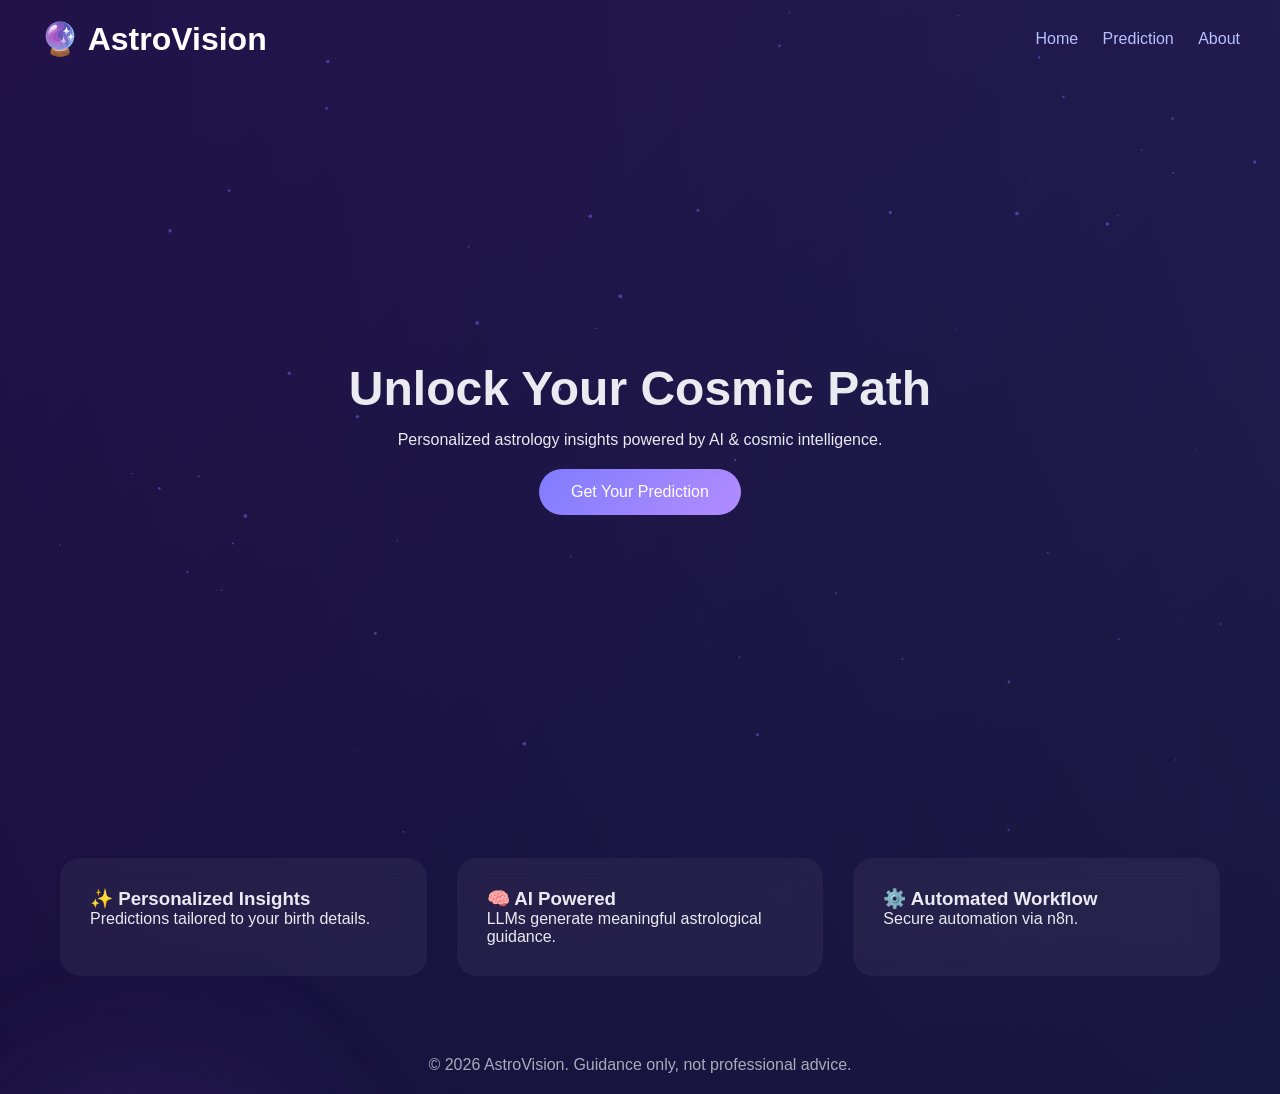
<file: index.html>
<!DOCTYPE html>
<html lang="en">
<head>
  <meta charset="UTF-8" />
  <meta name="viewport" content="width=device-width, initial-scale=1.0"/>
  <title>Astrology Prediction</title>
  <link rel="stylesheet" href="style.css"/>
</head>
<body>

<header class="nav">
  <h1 class="logo">🔮 AstroVision</h1>
  <nav>
    <a href="index.html">Home</a>
    <a href="prediction.html">Prediction</a>
    <a href="about.html">About</a>
  </nav>
</header>

<section class="hero">
  <div class="hero-content fade-in">
    <h2>Unlock Your Cosmic Path</h2>
    <p>Personalized astrology insights powered by AI & cosmic intelligence.</p>
    <a href="prediction.html" class="cta-btn">Get Your Prediction</a>
  </div>
</section>

<section class="features">
  <div class="feature-card fade-in">
    <h3>✨ Personalized Insights</h3>
    <p>Predictions tailored to your birth details.</p>
  </div>
  <div class="feature-card fade-in">
    <h3>🧠 AI Powered</h3>
    <p>LLMs generate meaningful astrological guidance.</p>
  </div>
  <div class="feature-card fade-in">
    <h3>⚙️ Automated Workflow</h3>
    <p>Secure automation via n8n.</p>
  </div>
</section>

<footer>
  <p>© 2026 AstroVision. Guidance only, not professional advice.</p>
</footer>

<script src="script.js"></script>

<canvas id="particles"></canvas>

<script>
const canvas = document.getElementById("particles");
const ctx = canvas.getContext("2d");

canvas.width = window.innerWidth;
canvas.height = window.innerHeight;

let particles = [];

for (let i = 0; i < 80; i++) {
  particles.push({
    x: Math.random() * canvas.width,
    y: Math.random() * canvas.height,
    radius: Math.random() * 2,
    dx: Math.random() * 0.5,
    dy: Math.random() * 0.5
  });
}

function animateParticles() {
  ctx.clearRect(0, 0, canvas.width, canvas.height);

  ctx.fillStyle = "rgba(138,92,246,0.5)";

  particles.forEach(p => {
    ctx.beginPath();
    ctx.arc(p.x, p.y, p.radius, 0, Math.PI * 2);
    ctx.fill();

    p.x += p.dx;
    p.y += p.dy;

    if (p.x > canvas.width) p.x = 0;
    if (p.y > canvas.height) p.y = 0;
  });

  requestAnimationFrame(animateParticles);
}

animateParticles();
</script>
<div class="glow-orb"></div>
</body>

</html>
</file>
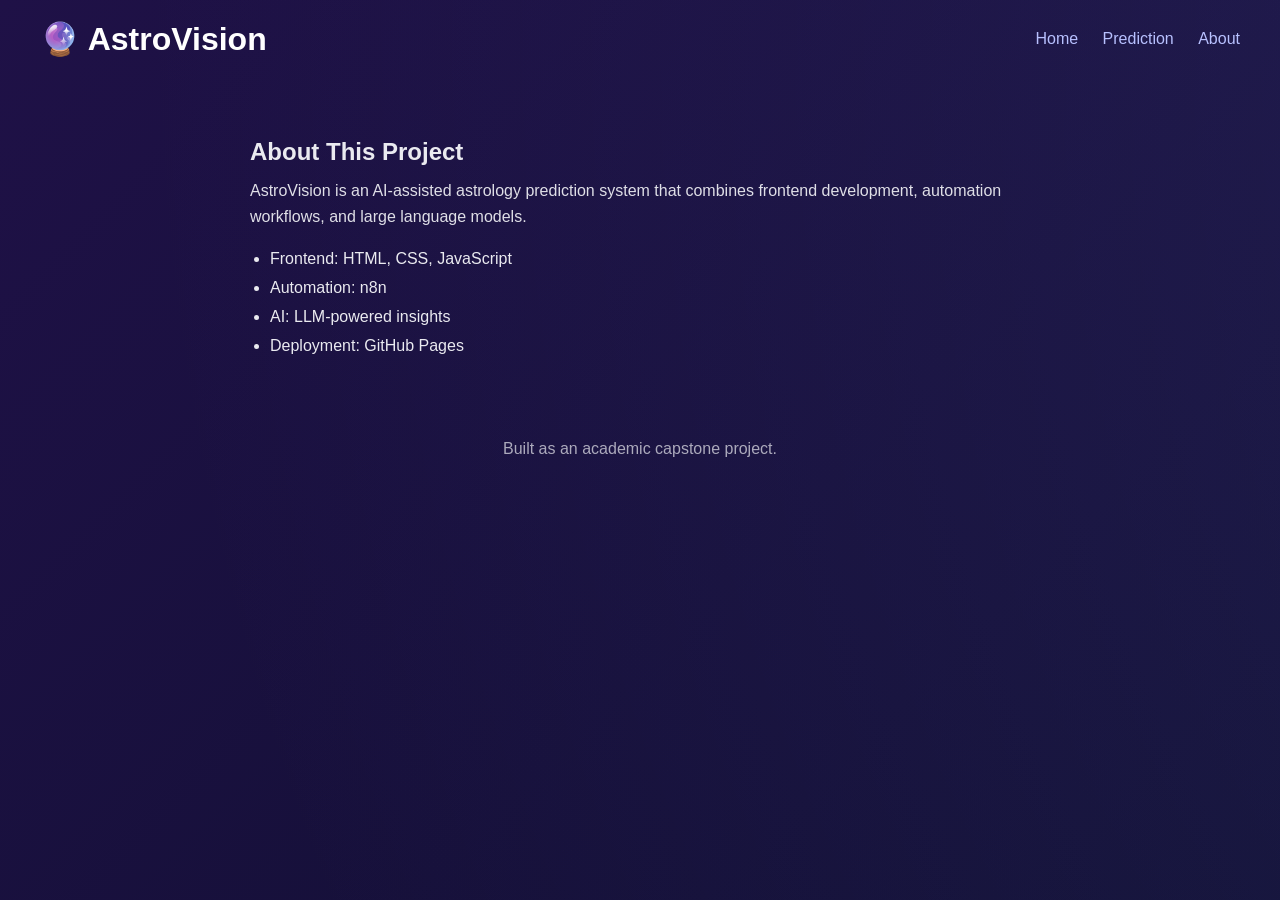
<file: about.html>
<!DOCTYPE html>
<html lang="en">
<head>
  <meta charset="UTF-8"/>
  <meta name="viewport" content="width=device-width, initial-scale=1.0"/>
  <title>About AstroVision</title>
  <link rel="stylesheet" href="style.css"/>
</head>
<body>

<header class="nav">
  <h1 class="logo">🔮 AstroVision</h1>
  <nav>
    <a href="index.html">Home</a>
    <a href="prediction.html">Prediction</a>
    <a href="about.html">About</a>
  </nav>
</header>

<section class="about fade-in">
  <h2>About This Project</h2>
  <p>
    AstroVision is an AI-assisted astrology prediction system that combines
    frontend development, automation workflows, and large language models.
  </p>

  <ul>
    <li>Frontend: HTML, CSS, JavaScript</li>
    <li>Automation: n8n</li>
    <li>AI: LLM-powered insights</li>
    <li>Deployment: GitHub Pages</li>
  </ul>
</section>

<footer>
  <p>Built as an academic capstone project.</p>
</footer>

</body>
</html>
</file>
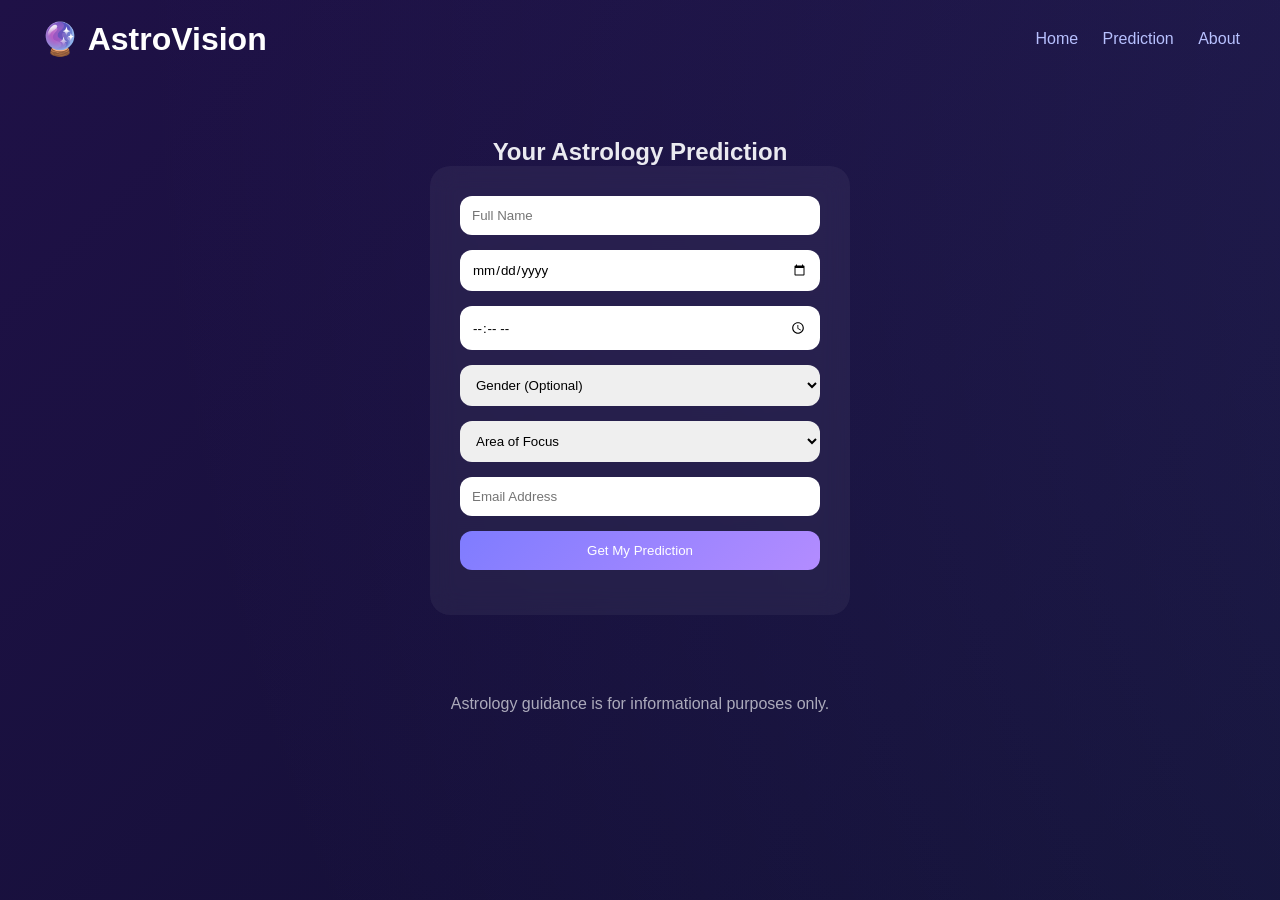
<file: prediction.html>
<!DOCTYPE html>
<html lang="en">
<head>
  <meta charset="UTF-8"/>
  <meta name="viewport" content="width=device-width, initial-scale=1.0"/>
  <title>Get Prediction</title>
  <link rel="stylesheet" href="style.css"/>
</head>
<body>

<header class="nav">
  <h1 class="logo">🔮 AstroVision</h1>
  <nav>
    <a href="index.html">Home</a>
    <a href="prediction.html">Prediction</a>
    <a href="about.html">About</a>
  </nav>
</header>

<section class="form-section fade-in">
  <h2>Your Astrology Prediction</h2>

  <form id="astroForm" class="glass-card">
    <input id="name" placeholder="Full Name" required />
    <input id="dob" type="date" required />
    <input id="time" type="time" />
    
    <select id="gender">
      <option value="">Gender (Optional)</option>
      <option>Male</option>
      <option>Female</option>
    </select>

    <select id="focus" required>
      <option value="">Area of Focus</option>
      <option>Career</option>
      <option>Education</option>
      <option>Health</option>
      <option>Relationships</option>
    </select>

    <input id="email" type="email" placeholder="Email Address" required />
    
    <button type="submit">Get My Prediction</button>
    <p id="status"></p>
  </form>
</section>

<footer>
  <p>Astrology guidance is for informational purposes only.</p>
</footer>

<script src="script.js"></script>
</body>
</html>
</file>
<file: style.css>
* {
  margin: 0;
  padding: 0;
  box-sizing: border-box;
  font-family: "Inter", sans-serif;
}

body {
  /* Base page layout defaults (background set later for animation). */
  color: #eaeaf0;
  min-height: 100vh;
  overflow-x: hidden;
}

.nav {
  display: flex;
  justify-content: space-between;
  padding: 20px 40px;
  align-items: center;
}

.nav a {
  color: #b8c1ff;
  margin-left: 20px;
  text-decoration: none;
}

.nav a:hover {
  color: #ffffff;
}

.logo {
  color: #fff;
}

.hero {
  height: 80vh;
  display: flex;
  justify-content: center;
  align-items: center;
  padding: 0 24px;
}

.hero-content {
  text-align: center;
  max-width: 600px;
}

.hero-content h2 {
  font-size: 3rem;
  margin-bottom: 15px;
}

.cta-btn {
  display: inline-block;
  margin-top: 20px;
  padding: 14px 32px;
  background: linear-gradient(135deg, #7f7cff, #b38cff);
  color: #fff;
  border-radius: 30px;
  text-decoration: none;
  transition: transform 0.3s ease, box-shadow 0.3s ease;
  will-change: transform;
}

.cta-btn:hover {
  transform: translateY(-3px) scale(1.02);
  box-shadow: 0 10px 30px rgba(138, 92, 246, 0.5);
  animation-play-state: paused;
}

.features {
  display: grid;
  grid-template-columns: repeat(auto-fit, minmax(220px, 1fr));
  gap: 30px;
  padding: 60px;
}

.feature-card,
.glass-card {
  background: rgba(255, 255, 255, 0.05);
  backdrop-filter: blur(12px);
  border-radius: 20px;
  padding: 30px;
}

.about {
  padding: 60px;
  max-width: 900px;
  margin: 0 auto;
}

.about h2 {
  margin-bottom: 12px;
}

.about p {
  opacity: 0.95;
  line-height: 1.6;
}

.about ul {
  margin-top: 16px;
  padding-left: 20px;
  line-height: 1.8;
}

.form-section {
  padding: 60px;
  display: flex;
  flex-direction: column;
  align-items: center;
}

.glass-card {
  width: 100%;
  max-width: 420px;
  display: flex;
  flex-direction: column;
  gap: 15px;
}

input, select, button {
  padding: 12px;
  border-radius: 12px;
  border: none;
}

button {
  background: linear-gradient(135deg, #7f7cff, #b38cff);
  color: white;
  cursor: pointer;
  transition: transform 0.3s ease, box-shadow 0.3s ease;
  will-change: transform;
}

.btn {
  transition: transform 0.3s ease, box-shadow 0.3s ease;
  will-change: transform;
}

button:hover, .btn:hover {
  transform: translateY(-3px) scale(1.02);
  box-shadow: 0 10px 30px rgba(138, 92, 246, 0.5);
  animation-play-state: paused;
}

.fade-in {
  animation: fade 1s ease forwards;
}

@keyframes fade {
  from { opacity: 0; transform: translateY(20px); }
  to { opacity: 1; transform: translateY(0); }
}

footer {
  text-align: center;
  padding: 20px;
  opacity: 0.7;
}

/* Floating button animation */
button, .btn, .cta-btn {
  animation: floatButton 3s ease-in-out infinite;
}

@keyframes floatButton {
  0% { transform: translateY(0px); }
  50% { transform: translateY(-6px); }
  100% { transform: translateY(0px); }
}

/* Logo glow animation */
.logo {
  animation: glowText 3s ease-in-out infinite alternate;
}

h1.logo {
  animation: fadeSlideUp 1s ease both, glowText 3s ease-in-out infinite alternate;
}

@keyframes glowText {
  from {
    text-shadow: 0 0 5px #8a5cf6;
  }
  to {
    text-shadow: 0 0 20px #8a5cf6, 0 0 30px #8a5cf6;
  }
}

/* Smooth appearance for headings */
h2, h3 {
  animation: fadeSlideUp 1s ease both;
}

@keyframes fadeSlideUp {
  from {
    opacity: 0;
    transform: translateY(40px);
  }
  to {
    opacity: 1;
    transform: translateY(0);
  }
}

#particles {
  position: fixed;
  top: 0;
  left: 0;
  width: 100vw;
  height: 100vh;
  pointer-events: none;
  z-index: -1;
}

/* Animated gradient background */
body {
  background:
    radial-gradient(circle at top, rgba(127, 124, 255, 0.18), rgba(11, 15, 42, 0) 55%),
    linear-gradient(-45deg, #0b0f2a, #1a1f4a, #0b0f2a, #1f1147);
  background-size: 400% 400%;
  animation: gradientShift 15s ease infinite, fadeInPage 1.2s ease;
  color: #eaeaf0;
  min-height: 100vh;
  overflow-x: hidden;
}

@keyframes gradientShift {
  0% {
    background-position: 0% 50%;
  }
  50% {
    background-position: 100% 50%;
  }
  100% {
    background-position: 0% 50%;
  }
}

/* Floating glowing orb */
.glow-orb {
  position: fixed;
  width: 300px;
  height: 300px;
  background: radial-gradient(circle, rgba(138,92,246,0.4), transparent);
  border-radius: 50%;
  filter: blur(80px);
  animation: floatOrb 10s infinite ease-in-out;
  z-index: -1;
}

@keyframes floatOrb {
  0% {
    transform: translate(10%, 10%);
  }
  50% {
    transform: translate(80%, 60%);
  }
  100% {
    transform: translate(10%, 10%);
  }
}

@keyframes fadeInPage {
  from {
    opacity: 0;
    transform: translateY(30px);
  }
  to {
    opacity: 1;
    transform: translateY(0);
  }
}
</file>
